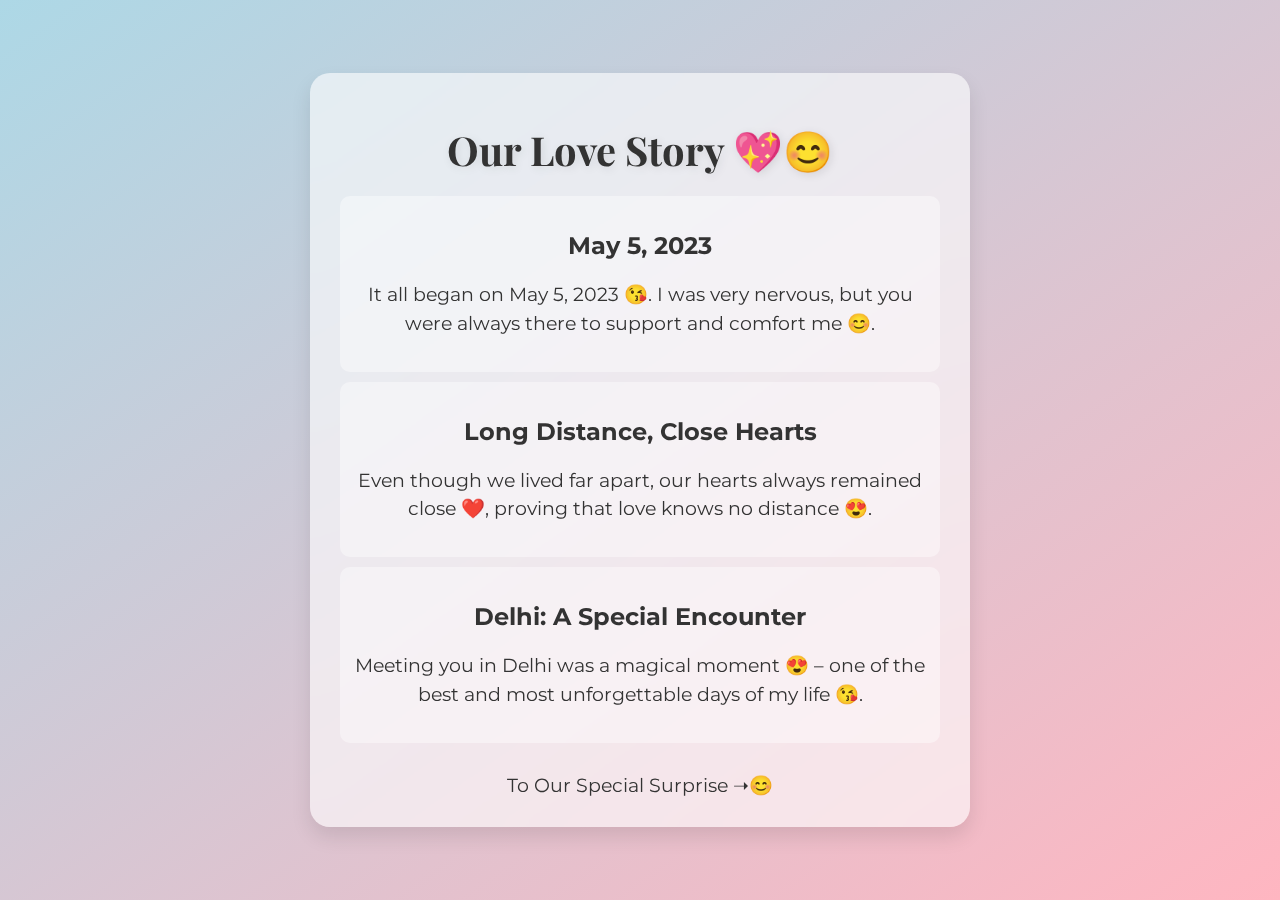
<file: love-story.html>
<!DOCTYPE html>
<html lang="en">
<head>
  <meta charset="UTF-8" />
  <meta name="viewport" content="width=device-width, initial-scale=1.0" />
  <title>Our Love Story 💕</title>
  <link rel="stylesheet" href="style.css" />
</head>
<body>
  <div class="container">
    <h1>Our Love Story 💖😊</h1>
    <div class="timeline">
      <div class="event">
        <h2>May 5, 2023</h2>
        <p>
          It all began on May 5, 2023 😘. I was very nervous, but you were always there to support and comfort me 😊.
        </p>
      </div>
      <div class="event">
        <h2>Long Distance, Close Hearts</h2>
        <p>
          Even though we lived far apart, our hearts always remained close ❤️, proving that love knows no distance 😍.
        </p>
      </div>
      <div class="event">
        <h2>Delhi: A Special Encounter</h2>
        <p>
          Meeting you in Delhi was a magical moment 😍 – one of the best and most unforgettable days of my life 😘.
        </p>
      </div>
    </div>
    <a href="surprise.html" class="link">To Our Special Surprise ➝😊</a>
  </div>
</body>
</html>
</file>
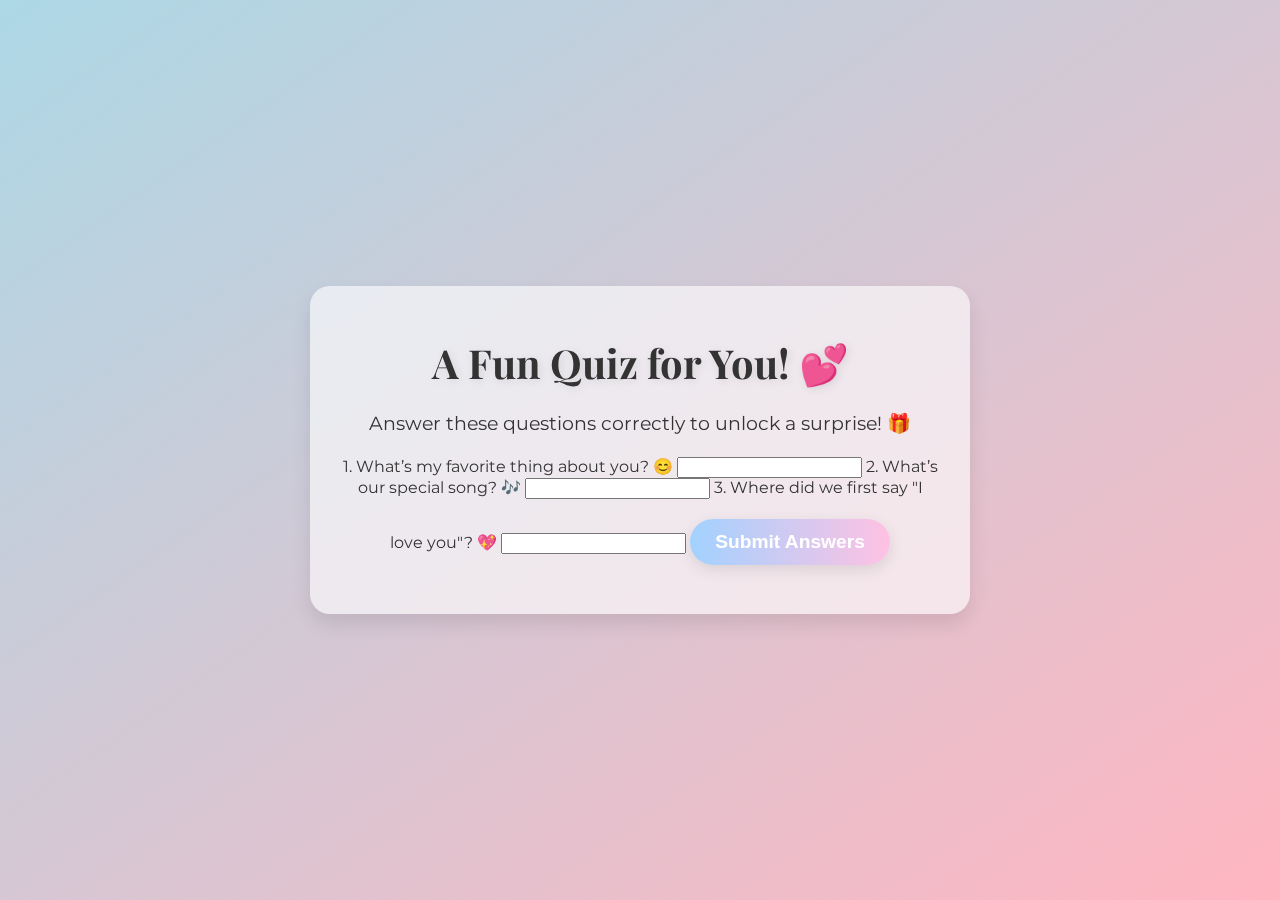
<file: questions.html>
<!DOCTYPE html>
<html lang="en">
<head>
    <meta charset="UTF-8">
    <meta name="viewport" content="width=device-width, initial-scale=1.0">
    <title>Fun Quiz for My Love 💖</title>
    <link rel="stylesheet" href="style.css">
    <script defer src="script.js"></script>
</head>
<body>
    <div class="container">
        <h1>A Fun Quiz for You! 💕</h1>
        <p>Answer these questions correctly to unlock a surprise! 🎁</p>

        <form id="quiz-form">
            <label>1. What’s my favorite thing about you? 😊</label>
            <input type="text" id="q1" required>

            <label>2. What’s our special song? 🎶</label>
            <input type="text" id="q2" required>

            <label>3. Where did we first say "I love you"? 💖</label>
            <input type="text" id="q3" required>

            <button type="submit" class="btn">Submit Answers</button>
        </form>

        <p id="quiz-message"></p>
    </div>
</body>
</html>
</file>
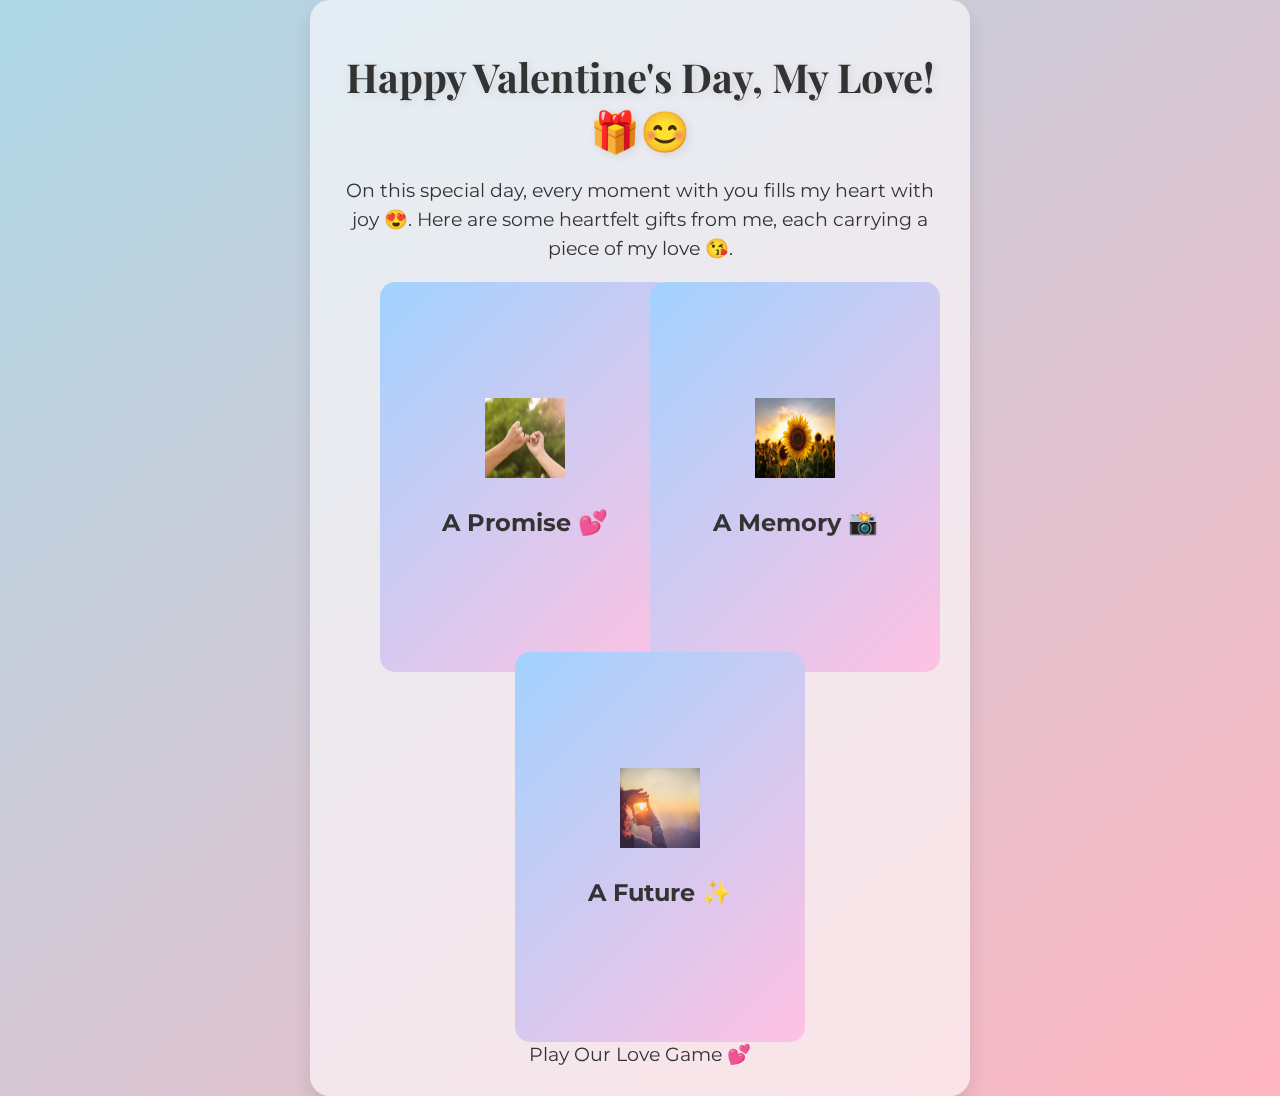
<file: surprise.html>
<!DOCTYPE html>
<html lang="en">
<head>
  <meta charset="UTF-8" />
  <meta name="viewport" content="width=device-width, initial-scale=1.0" />
  <title>Happy Valentine's Day! 💝</title>
  <link rel="stylesheet" href="style.css" />
</head>
<body>
  <div class="container">
    <h1>Happy Valentine's Day, My Love! 🎁😊</h1>
    <p>
      On this special day, every moment with you fills my heart with joy 😍. Here are some heartfelt gifts from me, each carrying a piece of my love 😘.
    </p>
    
    <div class="gift-cards">
      <!-- Gift Card 1: A Promise -->
      <div class="gift-card">
        <div class="card-inner">
          <div class="card-front">
            <img src="promise.png" alt="A Promise" class="gift-icon">
            <h2>A Promise 💕</h2>
          </div>
          <div class="card-back">
            <p>My heart promises to love you forever, no matter the distance ❤️.</p>
          </div>
        </div>
      </div>
      
      <!-- Gift Card 2: A Memory -->
      <div class="gift-card">
        <div class="card-inner">
          <div class="card-front">
            <img src="memory.png" alt="A Memory" class="gift-icon">
            <h2>A Memory 📸</h2>
          </div>
          <div class="card-back">
            <p>
              From our first day on May 5, 2023 😘 to our magical meeting in Delhi, every moment with you has been a treasure 💖.
            </p>
          </div>
        </div>
      </div>
      
      <!-- Gift Card 3: A Future -->
      <div class="gift-card">
        <div class="card-inner">
          <div class="card-front">
            <img src="future.png" alt="A Future" class="gift-icon">
            <h2>A Future ✨</h2>
          </div>
          <div class="card-back">
            <p>
              No distance can dim the light of our love ❤️. Together, we are building a beautiful future 🌟.
            </p>
          </div>
        </div>
      </div>
    </div>
    
    <a href="level-game.html" class="link">Play Our Love Game 💕</a>
  </div>
</body>
</html>
</file>
<file: style.css>
@import url('https://fonts.googleapis.com/css2?family=Montserrat:wght@400;700&display=swap');
@import url('https://fonts.googleapis.com/css2?family=Playfair+Display:wght@400;700&display=swap');

body {
  font-family: 'Montserrat', sans-serif;
  text-align: center;
  background: linear-gradient(to bottom right, #ADD8E6, #FFB6C1); /* light blue to light pink */
  color: #333;
  margin: 0;
  padding: 0;
  min-height: 100vh;
  display: flex;
  justify-content: center;
  align-items: center;
  overflow-x: hidden;
}

.container {
  max-width: 600px;
  width: 90%;
  padding: 30px;
  background: rgba(255, 255, 255, 0.6);  /* lighter, more transparent */
  border-radius: 20px;
  box-shadow: 0 10px 20px rgba(0, 0, 0, 0.1);
  backdrop-filter: blur(10px);
  animation: fadeIn 1.5s ease-in-out;
}

h1 {
  font-family: 'Playfair Display', serif;
  font-size: 2.5em;
  font-weight: 700;
  text-shadow: 2px 2px 10px rgba(0, 0, 0, 0.1);
  margin: 0.5em 0;
}

p {
  font-size: 1.2em;
  font-weight: 400;
  line-height: 1.5;
}

.btn {
  display: inline-block;
  margin-top: 20px;
  padding: 12px 25px;
  font-size: 1.2em;
  font-weight: bold;
  color: white;
  background: linear-gradient(to right, #A2D2FF, #FFC1E3);
  border: none;
  border-radius: 50px;
  box-shadow: 0 5px 15px rgba(0, 0, 0, 0.1);
  cursor: pointer;
  transition: transform 0.3s ease, box-shadow 0.3s ease;
}

.btn:hover {
  transform: scale(1.1);
  box-shadow: 0 10px 25px rgba(0, 0, 0, 0.2);
}

.link {
  display: inline-block;
  margin-top: 20px;
  font-size: 1.2em;
  color: #333;
  text-decoration: none;
  transition: color 0.3s ease;
}

.link:hover {
  color: #666;
}

.heart-animation {
  font-size: 3em;
  animation: heartbeat 1s infinite alternate;
}

@keyframes heartbeat {
  from { transform: scale(1); }
  to { transform: scale(1.2); }
}

@keyframes fadeIn {
  from { opacity: 0; transform: translateY(20px); }
  to { opacity: 1; transform: translateY(0); }
}

/* Floating Hearts */
.hearts-container {
  position: fixed;
  width: 100%;
  height: 100%;
  z-index: -1;
  pointer-events: none;
}

.heart {
  position: absolute;
  color: rgba(255, 255, 255, 0.8);
  font-size: 20px;
  animation: floatUp 5s infinite ease-in-out;
}

@keyframes floatUp {
  0% { transform: translateY(100vh); opacity: 1; }
  100% { transform: translateY(-10vh); opacity: 0; }
}

/* Timeline styling for the love story page */
.timeline .event {
  padding: 15px;
  background: rgba(255, 255, 255, 0.4);
  border-radius: 10px;
  margin: 10px 0;
  animation: fadeIn 1s ease-in-out;
}

/* Responsive image in the surprise page */
.responsive-img {
  max-width: 100%;
  height: auto;
  border-radius: 10px;
}

/* Mobile Responsiveness */
@media (max-width: 600px) {
  h1 {
    font-size: 2em;
  }
  p, .btn, .link {
    font-size: 1em;
  }
  .heart-animation {
    font-size: 2em;
  }
  body {
    align-items: flex-start;
    padding-top: 20px;
    overflow-y: auto;
  }
  .container {
    margin-bottom: 20px;
  }
}

/* Gift Cards Container */
.gift-cards {
  display: flex;
  justify-content: center;
  flex-wrap: wrap;
  gap: 20px;
  margin: 20px 0;
}

/* Each Gift Card */
.gift-card {
  width: 250px;
  height: 350px;
  perspective: 1000px;
}

/* Inner Card (for flip effect) */
.card-inner {
  position: relative;
  width: 100%;
  height: 100%;
  transition: transform 0.8s;
  transform-style: preserve-3d;
}

/* Flip the card on hover */
.gift-card:hover .card-inner {
  transform: rotateY(180deg);
}

/* Card faces */
.card-front, .card-back {
  position: absolute;
  width: 100%;
  height: 100%;
  backface-visibility: hidden;
  border-radius: 15px;
  display: flex;
  flex-direction: column;
  align-items: center;
  justify-content: center;
  padding: 20px;
}

/* Front Face Styling */
.card-front {
  background: linear-gradient(135deg, #A2D2FF, #FFC1E3);
  color: #333;
}

/* Back Face Styling */
.card-back {
  background: linear-gradient(135deg, #B3E5FC, #F8BBD0);
  color: #333;
  transform: rotateY(180deg);
  text-align: center;
}

/* Gift Icon Styling */
.gift-icon {
  width: 80px;
  height: 80px;
  margin-bottom: 10px;
}

/* For mobile devices: adjust gift cards stacking */
@media (max-width: 600px) {
  .gift-cards {
    flex-direction: column;
    align-items: center;
    gap: 20px;
  }
  .gift-card {
    width: 90%;
    margin: 10px 0;
  }
}
/* Game Page Container */
.game-container {
  position: relative;
}

/* Game Area where hearts appear */
.game-area {
  position: relative;
  width: 100%;
  height: 300px;
  margin: 20px auto;
  border: 2px dashed #ccc;
  border-radius: 10px;
  background-color: rgba(255, 255, 255, 0.5);
  overflow: hidden;
}

/* Style for the hearts inside the game */
.game-heart {
  position: absolute;
  font-size: 2em;
  cursor: pointer;
  transition: transform 0.3s;
}

.game-heart:hover {
  transform: scale(1.2);
}

/* Pop animation: shrink and fade the heart when clicked */
.game-heart.pop {
  transform: scale(0);
  opacity: 0;
  transition: transform 0.3s, opacity 0.3s;
}

/* Secret Message Box */
.secret-message {
  margin-top: 20px;
  padding: 20px;
  background: linear-gradient(to right, #A2D2FF, #FFC1E3);
  border-radius: 10px;
  color: #333;
}

.hidden {
  display: none;
}
/* Additional styles for the level-based game */

/* Level Game Area (the container where hearts appear) */
#level-game-area {
  position: relative;
  width: 100%;
  height: 300px;
  margin: 20px auto;
  border: 2px dashed #ccc;
  border-radius: 10px;
  background-color: rgba(255, 255, 255, 0.5);
  overflow: hidden;
}

/* Style for the hearts in the level game */
.game-heart {
  position: absolute;
  font-size: 2em;
  cursor: pointer;
  transition: transform 0.3s;
}

.game-heart:hover {
  transform: scale(1.2);
}

/* Pop animation for hearts when clicked */
.game-heart.pop {
  transform: scale(0);
  opacity: 0;
  transition: transform 0.3s, opacity 0.3s;
}

/* Message box for level completion */
.level-message {
  margin-top: 20px;
  padding: 20px;
  background: linear-gradient(to right, #A2D2FF, #FFC1E3);
  border-radius: 10px;
  color: #333;
}

/* Style for the digital gift image */
.gift-img {
  max-width: 100px;
  display: block;
  margin: 10px auto;
}

/* Final message style for the last level */
.final-message {
  margin-top: 20px;
  padding: 20px;
  background: linear-gradient(to right, #FFD3E0, #FFB6C1);
  border-radius: 10px;
  color: #333;
}
/* Game Area for all levels */
.game-area {
  position: relative;
  width: 100%;
  height: 300px;
  margin: 20px auto;
  border: 2px dashed #ccc;
  border-radius: 10px;
  background-color: rgba(255, 255, 255, 0.5);
  overflow: hidden;
}

/* Base style for hearts used in games */
.game-heart {
  position: absolute;
  font-size: 2em;
  cursor: pointer;
  transition: transform 0.3s;
}

.game-heart:hover {
  transform: scale(1.2);
}

/* Pop animation: shrink and fade out when clicked */
.game-heart.pop {
  transform: scale(0);
  opacity: 0;
  transition: transform 0.3s, opacity 0.3s;
}

/* Additional style for falling hearts (Level 2) */
.fall-heart {
  /* Inherits position and font-size from .game-heart */
  animation-name: fall;
  animation-timing-function: linear;
  animation-iteration-count: 1;
}

/* Falling animation for Level 2 hearts */
@keyframes fall {
  from { top: -10%; opacity: 1; }
  to { top: 100%; opacity: 0; }
}

/* Shake animation for incorrect clicks in the Order game (Level 3) */
@keyframes shake {
  0% { transform: translateX(0); }
  25% { transform: translateX(-5px); }
  50% { transform: translateX(5px); }
  75% { transform: translateX(-5px); }
  100% { transform: translateX(0); }
}

/* Style for the level completion message box */
.level-message {
  margin-top: 20px;
  padding: 20px;
  background: linear-gradient(to right, #A2D2FF, #FFC1E3);
  border-radius: 10px;
  color: #333;
}

/* Style for the digital gift images */
.gift-img {
  max-width: 100px;
  display: block;
  margin: 10px auto;
}

/* Final message style for the winning declaration */
.final-message {
  margin-top: 20px;
  padding: 20px;
  background: linear-gradient(to right, #FFD3E0, #FFB6C1);
  border-radius: 10px;
  color: #333;
}

/* Flower Selection Area */
.flower-selection {
  display: flex;
  flex-wrap: wrap;
  justify-content: center;
  gap: 15px;
  margin: 20px 0;
}

.flower-selection .flower {
  width: 80px;
  height: 80px;
  cursor: pointer;
  transition: transform 0.3s;
}

.flower-selection .flower:hover {
  transform: scale(1.1);
}

/* Bouquet Container */
.bouquet-container {
  margin: 20px 0;
}

.bouquet {
  display: flex;
  flex-wrap: wrap;
  gap: 10px;
  justify-content: center;
  min-height: 100px;
  border: 2px dashed #ccc;
  padding: 10px;
  border-radius: 10px;
  background-color: rgba(255, 255, 255, 0.5);
}

.bouquet-flower {
  width: 60px;
  height: 60px;
}

/* Final Message */
.final-message {
  margin-top: 20px;
  padding: 20px;
  background: linear-gradient(to right, #FFD3E0, #FFB6C1);
  border-radius: 10px;
  color: #333;
}

/* Utility class to hide elements */
.hidden {
  display: none;
}
/* Fireworks Canvas Styling */
/* Fireworks Canvas Styling */
#fireworks-canvas {
  background: #000; /* Black background to make fireworks pop */
  width: 100%;
  margin: 20px 0;
  border-radius: 10px;
}

/* Final Message Styling (reusing style from previous pages) */
.final-message {
  margin-top: 20px;
  padding: 20px;
  background: linear-gradient(to right, #FFD3E0, #FFB6C1);
  border-radius: 10px;
  color: #333;
  text-align: center;
}

/* Utility class to hide elements */
.hidden {
  display: none;
}

/* New styles for the firework messages */
.firework-message {
  position: absolute;
  font-size: 2em;
  color: #fff;
  font-weight: bold;
  text-shadow: 2px 2px 5px rgba(0,0,0,0.7);
  pointer-events: none;
  animation: fadeOut 2s forwards;
}

@keyframes fadeOut {
  0% { opacity: 1; transform: translateY(0); }
  100% { opacity: 0; transform: translateY(-20px); }
}
</file>
